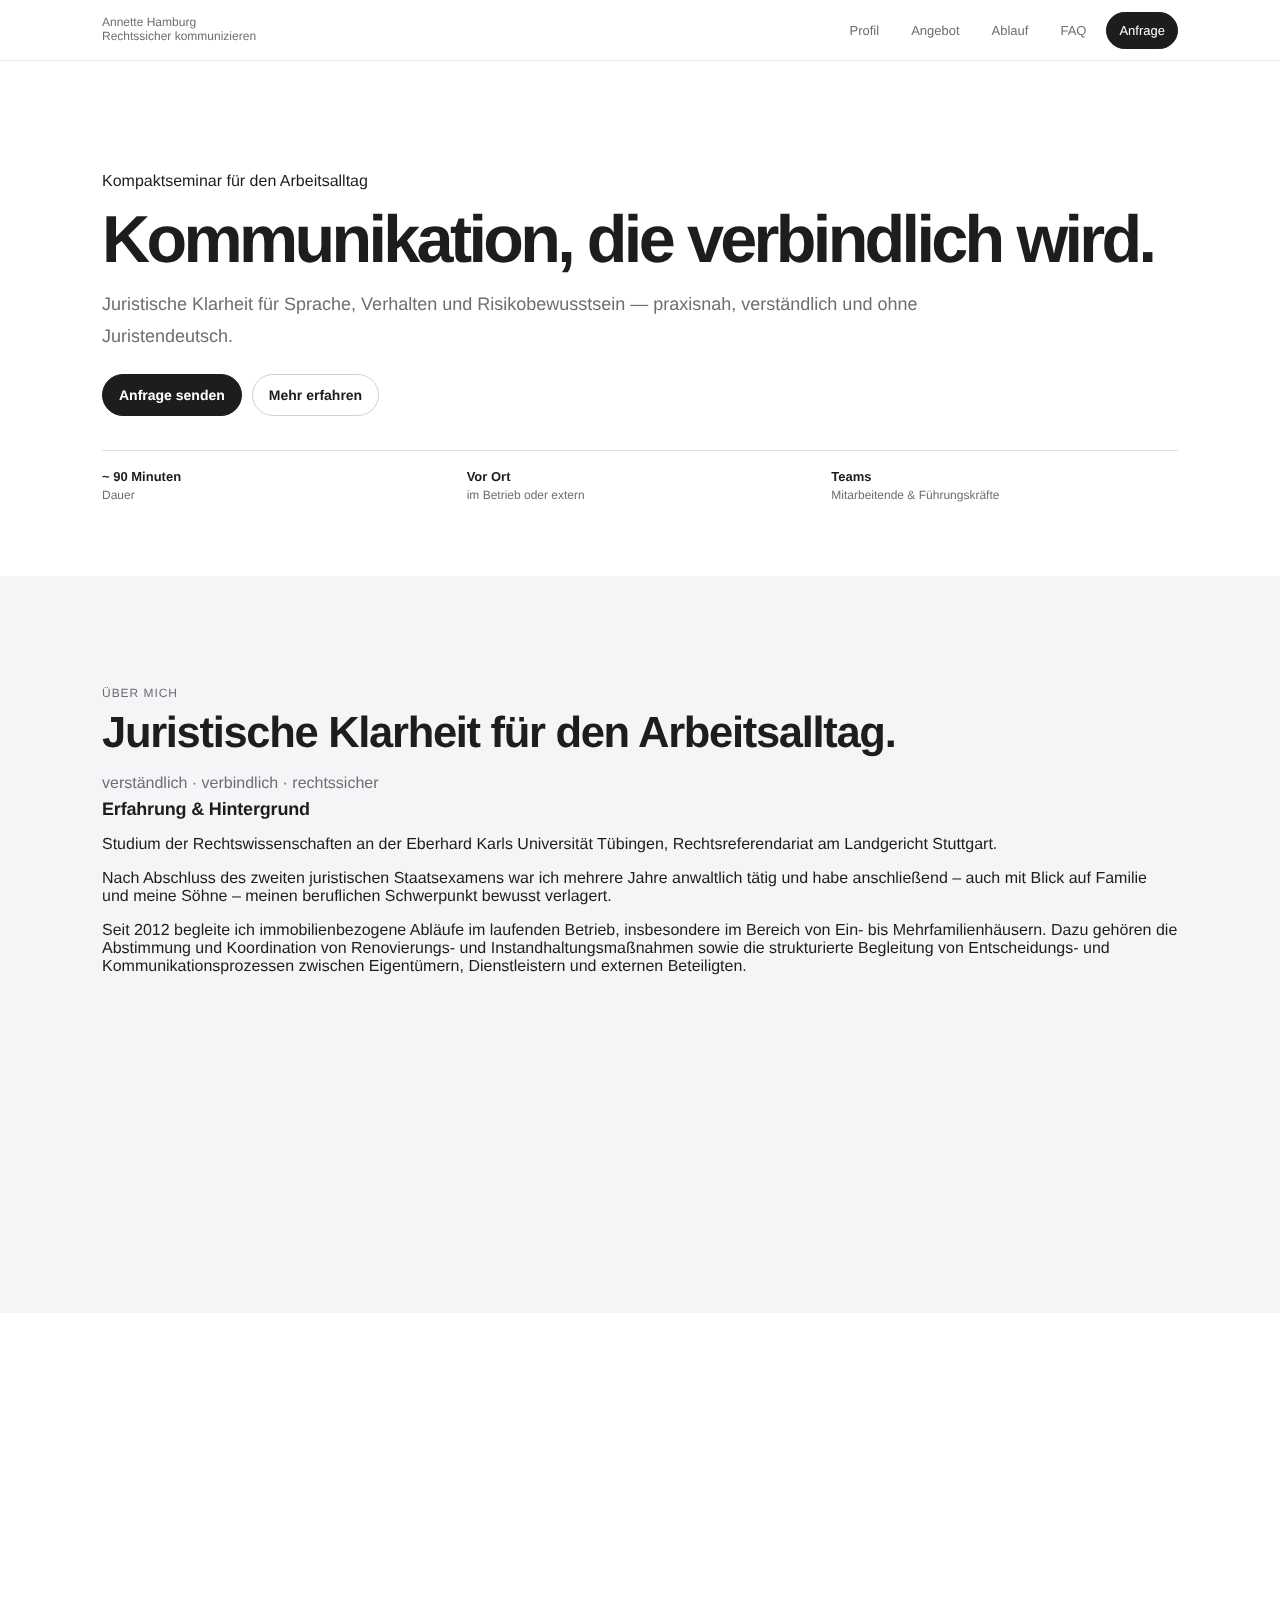
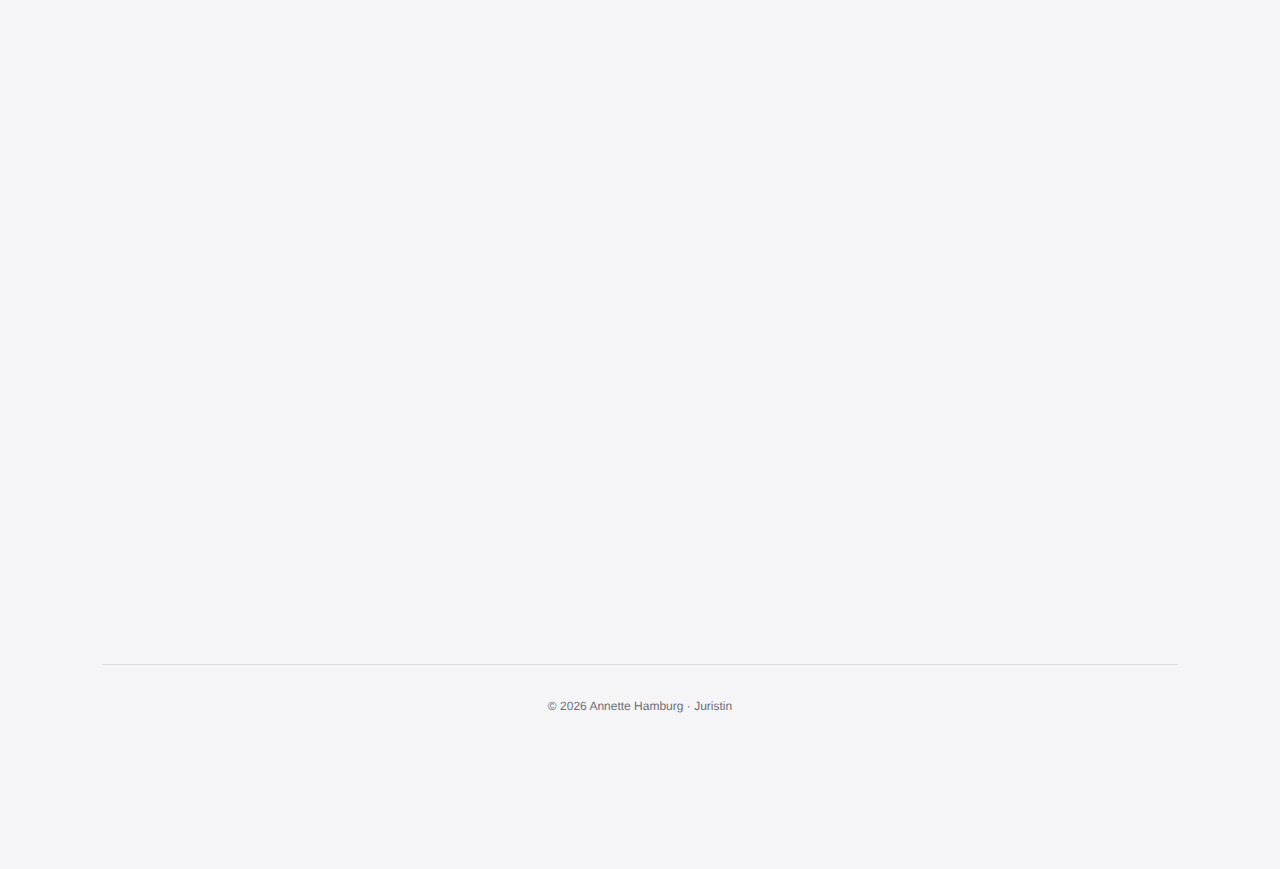
<file: index.html>
<!doctype html>
<html lang="de">
<head>
  <meta charset="utf-8">
  <meta name="viewport" content="width=device-width, initial-scale=1, viewport-fit=cover">
  <title>Annette Hamburg – Rechtssicher kommunizieren</title>
  <meta name="description" content="Kompaktseminar: Sensibilisierung für Sprache, Verhalten und Risikobewusstsein – verständlich, verbindlich, rechtssicher.">
  <link rel="stylesheet" href="style.css">
  <script src="script.js" defer></script>
</head>

<body>
  <!-- Mobile Menu -->
  <div class="overlay" data-close></div>

  <aside class="drawer" aria-label="Menü" aria-hidden="true">
    <div class="drawer__header">
      <div class="drawer__brand">
        <strong>Annette Hamburg</strong>
        <span>Rechtssicher kommunizieren</span>
      </div>
      <button class="iconbtn" data-close aria-label="Menü schließen">✕</button>
    </div>

    <nav class="drawer__nav" aria-label="Navigation">
      <a href="#start" data-nav>Start</a>
      <a href="#brand" data-nav>Profil</a>
      <a href="#angebot" data-nav>Angebot</a>
      <a href="#ablauf" data-nav>Ablauf</a>
      <a href="#faq" data-nav>FAQ</a>
      <a class="drawer__cta" href="#anfrage" data-nav>Anfrage</a>
    </nav>

    <div class="drawer__meta">verständlich · verbindlich · rechtssicher</div>
  </aside>

  <!-- Topbar -->
  <header class="topbar">
    <div class="wrap topbar__inner">
      <a class="brand" href="#start" aria-label="Zur Startsektion">
        <span class="brand__title">Annette Hamburg</span>
        <span class="brand__sub">Rechtssicher kommunizieren</span>
      </a>

      <nav class="nav" aria-label="Hauptnavigation">
        <a href="#brand">Profil</a>
        <a href="#angebot">Angebot</a>
        <a href="#ablauf">Ablauf</a>
        <a href="#faq">FAQ</a>
        <a class="nav__cta" href="#anfrage">Anfrage</a>
      </nav>

      <button class="hamburger" data-open aria-label="Menü öffnen">
        <span></span>
      </button>
    </div>
  </header>

  <!-- HERO -->
  <main id="start" class="hero section">
    <div class="wrap hero__wrap">
      <p class="eyebrow reveal">Kompaktseminar für den Arbeitsalltag</p>
      <h1 class="reveal">Kommunikation, die <span class="em">verbindlich</span> wird.</h1>
      <p class="lead reveal">
        Juristische Klarheit für Sprache, Verhalten und Risikobewusstsein —
        praxisnah, verständlich und ohne Juristendeutsch.
      </p>

      <div class="actions reveal">
        <a class="btn primary" href="#anfrage">Anfrage senden</a>
        <a class="btn ghost" href="#angebot">Mehr erfahren</a>
      </div>

      <div class="metrics reveal" aria-label="Kurzfakten">
        <div class="metric">
          <strong>~ 90 Minuten</strong>
          <span>Dauer</span>
        </div>
        <div class="metric">
          <strong>Vor Ort</strong>
          <span>im Betrieb oder extern</span>
        </div>
        <div class="metric">
          <strong>Teams</strong>
          <span>Mitarbeitende & Führungskräfte</span>
        </div>
      </div>
    </div>
  </main>

  <!-- BRAND / PROFIL -->
 <section id="brand" class="section alt">
  <div class="wrap">
    <header class="head reveal">
      <p class="kicker">Über mich</p>
      <h2>Juristische Klarheit für den Arbeitsalltag.</h2>
      <p class="text">verständlich · verbindlich · rechtssicher</p>
    </header>

    <div class="about">
      <div class="about__block reveal">
        <h3>Erfahrung & Hintergrund</h3>
        <div class="about__text">
          <p>
            Studium der Rechtswissenschaften an der Eberhard Karls Universität Tübingen,
            Rechtsreferendariat am Landgericht Stuttgart.
          </p>
          <p>
            Nach Abschluss des zweiten juristischen Staatsexamens war ich mehrere Jahre anwaltlich tätig
            und habe anschließend – auch mit Blick auf Familie und meine Söhne – meinen beruflichen
            Schwerpunkt bewusst verlagert.
          </p>
          <p>
            Seit 2012 begleite ich immobilienbezogene Abläufe im laufenden Betrieb, insbesondere im Bereich
            von Ein- bis Mehrfamilienhäusern. Dazu gehören die Abstimmung und Koordination von Renovierungs-
            und Instandhaltungsmaßnahmen sowie die strukturierte Begleitung von Entscheidungs- und
            Kommunikationsprozessen zwischen Eigentümern, Dienstleistern und externen Beteiligten.
          </p>
        </div>
      </div>

      <div class="about__block reveal">
        <h3>Warum Sensibilisierung statt Belehrung</h3>
        <div class="about__text">
          <p>
            In meiner Praxis hat sich immer wieder gezeigt: Die meisten Probleme entstehen nicht aus fehlendem
            Fachwissen, sondern aus alltäglicher Kommunikation – aus dem, was gesagt, gemeint oder nicht klar
            festgehalten wird.
          </p>
          <p>
            Genau hier setze ich an. Ich vermittle juristisches Denken praxisnah und verständlich – mit dem Ziel,
            Risiken frühzeitig zu erkennen und im Arbeitsalltag besser zu steuern, um Problemen, Mehrkosten und
            Haftungsfragen vorzubeugen.
          </p>
        </div>
      </div>

      <div class="about__note reveal">
        <p>
          Aus dieser langjährigen Praxis heraus habe ich das Kompaktseminar zur Sensibilisierung für Sprache,
          Verhalten und Risikobewusstsein entwickelt. Ziel ist es, durch klare Absprachen, verständliche
          Kommunikation und gegenseitigen Respekt Konflikte, Mehrkosten und Haftungsrisiken frühzeitig zu
          vermeiden und eine verlässliche Zusammenarbeit im Arbeitsalltag zu fördern.
        </p>
      </div>
    </div>
  </div>
</section>


  <!-- ANGEBOT -->
  <section id="angebot" class="section">
    <div class="wrap">
      <header class="head reveal">
        <p class="kicker">Angebot</p>
        <h2>Das Kompaktseminar.</h2>
        <p class="text">
          Kein juristischer Vortrag. Sondern kommunikative Leitplanken mit juristischer Klarheit –
          damit Zusagen, Absprachen und Entscheidungen im Alltag sicherer werden.
        </p>
      </header>

      <div class="cols3">
        <article class="col reveal">
          <h3>Verständlich</h3>
          <p>Ohne Paragrafenfokus. Mit klaren Beispielen und Sprache, die im Alltag funktioniert.</p>
        </article>
        <article class="col reveal">
          <h3>Verbindlich</h3>
          <p>Absprachen so treffen, dass sie eindeutig sind — inkl. Dokumentations-Standard.</p>
        </article>
        <article class="col reveal">
          <h3>Rechtssicher</h3>
          <p>Risiken früh erkennen: Missverständnisse, Mehrkosten, Eskalation, Haftung.</p>
        </article>
      </div>

      <div class="line"></div>

      <div class="specs reveal">
        <div class="spec">
          <strong>Dauer</strong><span>ca. 90 Minuten</span>
        </div>
        <div class="spec">
          <strong>Ort</strong><span>im Betrieb oder extern</span>
        </div>
        <div class="spec">
          <strong>Zielgruppe</strong><span>Mitarbeitende & Führungskräfte</span>
        </div>
        <div class="spec">
          <strong>Inhalt</strong><span>Sprache · Verhalten · Risiken</span>
        </div>
      </div>
    </div>
  </section>

  <!-- ABLAUF -->
  <section id="ablauf" class="section alt">
    <div class="wrap">
      <header class="head reveal">
        <p class="kicker">Ablauf</p>
        <h2>Strukturiert. Kompakt. Umsetzbar.</h2>
        <p class="text">
          Typischer Ablauf — auf Wunsch angepasst an Branche, Teamgröße und konkrete Situationen.
        </p>
      </header>

      <ol class="steps" aria-label="Ablauf-Schritte">
        <li class="step reveal">
          <div class="step__n">01</div>
          <div class="step__c">
            <h3>Stolperfallen im Alltag</h3>
            <p>Wo Kommunikation kippt – und warum daraus Risiken entstehen.</p>
          </div>
        </li>
        <li class="step reveal">
          <div class="step__n">02</div>
          <div class="step__c">
            <h3>Sprache & Wirkung</h3>
            <p>Was Zusagen auslösen können – und wie man klar und sicher formuliert.</p>
          </div>
        </li>
        <li class="step reveal">
          <div class="step__n">03</div>
          <div class="step__c">
            <h3>Absprachen & Dokumentation</h3>
            <p>Einfacher Rahmen: was schriftlich, was mündlich, was sofort festhalten.</p>
          </div>
        </li>
        <li class="step reveal">
          <div class="step__n">04</div>
          <div class="step__c">
            <h3>Praxisfälle & Transfer</h3>
            <p>Kurze Übungen + konkrete Do’s & Don’ts, die direkt nutzbar sind.</p>
          </div>
        </li>
      </ol>
    </div>
  </section>

  <!-- FAQ -->
  <section id="faq" class="section">
    <div class="wrap">
      <header class="head reveal">
        <p class="kicker">FAQ</p>
        <h2>Häufige Fragen.</h2>
        <p class="text">Klick zum Aufklappen.</p>
      </header>

      <div class="faq" aria-label="FAQ">
        <button class="faq__q reveal" type="button" data-acc>
          <span>Wie lange dauert das Seminar?</span><em>+</em>
        </button>
        <div class="faq__a">
          <p>In der Regel ca. 90 Minuten. Auf Wunsch kann das Format erweitert werden.</p>
        </div>

        <button class="faq__q reveal" type="button" data-acc>
          <span>Findet das Seminar bei uns im Betrieb statt?</span><em>+</em>
        </button>
        <div class="faq__a">
          <p>Ja – vor Ort oder extern. Wir stimmen das passend zu eurer Situation ab.</p>
        </div>

        <button class="faq__q reveal" type="button" data-acc>
          <span>Ist das eher Recht oder eher Kommunikation?</span><em>+</em>
        </button>
        <div class="faq__a">
          <p>Kommunikation mit juristischer Klarheit: praxisnah, konkret, ohne Paragrafen-Vortrag.</p>
        </div>
      </div>
    </div>
  </section>

  <!-- ANFRAGE -->
  <section id="anfrage" class="section alt">
    <div class="wrap">
      <header class="head reveal">
        <p class="kicker">Anfrage</p>
        <h2>Kontakt.</h2>
        <p class="text">Schick kurz die Eckdaten – ich melde mich zeitnah zurück.</p>
      </header>

      <div class="contactgrid">
        <form class="form reveal" id="contactForm"
              action="https://formspree.io/f/DEIN_FORM_ID"
              method="POST">
          <div class="row2">
            <label>
              Name
              <input name="name" required placeholder="Vor- und Nachname">
            </label>
            <label>
              E-Mail
              <input type="email" name="email" required placeholder="name@firma.de">
            </label>
          </div>

          <label>
            Unternehmen (optional)
            <input name="company" placeholder="Firma / Organisation">
          </label>

          <label>
            Ort / Wunschtermin (optional)
            <input name="whenwhere" placeholder="z.B. KW 40 · Stuttgart">
          </label>

          <label>
            Nachricht
            <textarea name="message" placeholder="Teilnehmerzahl, Branche, Ziele…"></textarea>
          </label>

          <button class="btn primary" type="submit">Anfrage senden</button>
          <p class="small muted">
            Für echten Versand: Formspree-ID eintragen. (Bis dahin wird nichts gesendet.)
          </p>
        </form>

        <aside class="contactbox reveal" aria-label="Kontaktdaten">
          <div class="contactbox__row">
            <strong>E-Mail</strong><span>name@domain.de</span>
          </div>
          <div class="contactbox__row">
            <strong>Telefon</strong><span>+49 …</span>
          </div>
          <div class="contactbox__row">
            <strong>Ort</strong><span>…</span>
          </div>

          <div class="line"></div>

          <a class="btn ghost" href="#start">Nach oben</a>
        </aside>
      </div>

      <footer class="footer">
        © <span id="year"></span> Annette Hamburg · Juristin
      </footer>
    </div>
  </section>

  <script>
    document.getElementById("year").textContent = new Date().getFullYear();
  </script>
</body>
</html>
</file>
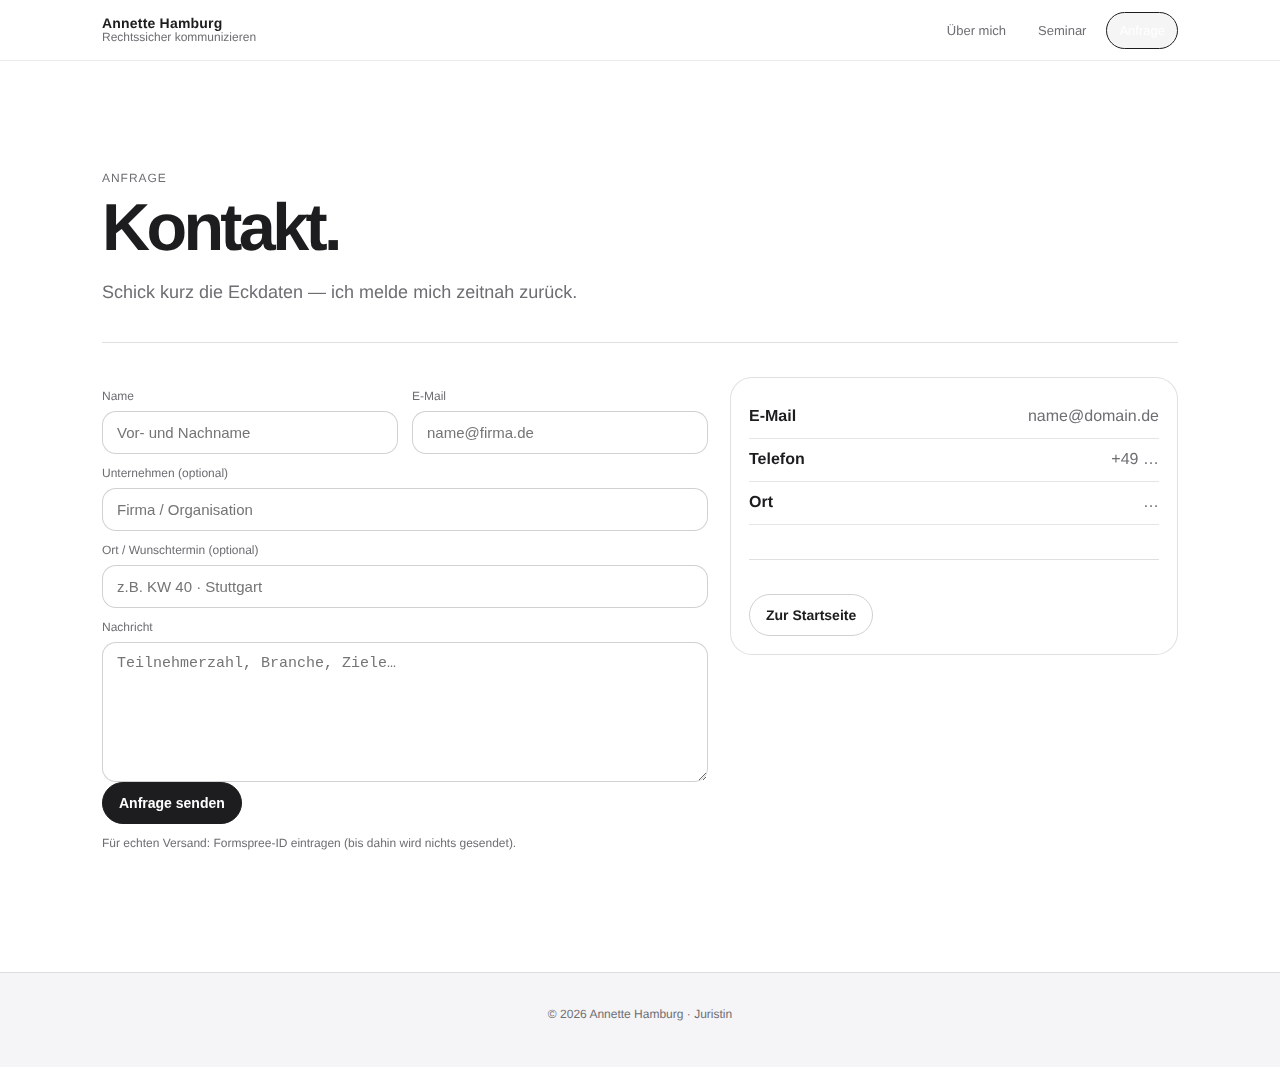
<file: kontakt.html>
<!doctype html>
<html lang="de">
<head>
  <meta charset="utf-8">
  <meta name="viewport" content="width=device-width, initial-scale=1, viewport-fit=cover">
  <title>Anfrage – Annette Hamburg</title>
  <link rel="stylesheet" href="./style.css">
  <script src="./script.js" defer></script>
</head>
<body>

  <div class="overlay" data-close></div>
  <aside class="drawer" aria-label="Menü" aria-hidden="true">
    <div class="drawer__header">
      <div class="drawer__brand">
        <strong>Annette Hamburg</strong>
        <span>Rechtssicher kommunizieren</span>
      </div>
      <button class="iconbtn" data-close aria-label="Menü schließen">✕</button>
    </div>
    <nav class="drawer__nav">
      <a href="./index.html" data-close>Start</a>
      <a href="./ueber-mich.html" data-close>Über mich</a>
      <a href="./seminar.html" data-close>Seminar</a>
      <a class="drawer__cta" href="./kontakt.html" data-close aria-current="page">Anfrage</a>
    </nav>
    <div class="drawer__meta">verständlich · verbindlich · rechtssicher</div>
  </aside>

  <header class="topbar">
    <div class="wrap topbar__inner">
      <a class="brand" href="./index.html">
        <strong>Annette Hamburg</strong>
        <span>Rechtssicher kommunizieren</span>
      </a>

      <nav class="nav">
        <a href="./ueber-mich.html">Über mich</a>
        <a href="./seminar.html">Seminar</a>
        <a class="nav__cta" href="./kontakt.html" aria-current="page">Anfrage</a>
      </nav>

      <button class="hamburger" data-open aria-label="Menü öffnen"><span></span></button>
    </div>
  </header>

  <section class="section">
    <div class="wrap">
      <p class="kicker reveal">Anfrage</p>
      <h1 class="reveal">Kontakt.</h1>
      <p class="lead reveal">Schick kurz die Eckdaten — ich melde mich zeitnah zurück.</p>

      <div class="rule"></div>

      <div class="contactgrid">
        <form class="form reveal" id="contactForm"
              action="https://formspree.io/f/DEIN_FORM_ID"
              method="POST">
          <div class="row2">
            <label>
              Name
              <input name="name" required placeholder="Vor- und Nachname">
            </label>
            <label>
              E-Mail
              <input type="email" name="email" required placeholder="name@firma.de">
            </label>
          </div>

          <label>
            Unternehmen (optional)
            <input name="company" placeholder="Firma / Organisation">
          </label>

          <label>
            Ort / Wunschtermin (optional)
            <input name="whenwhere" placeholder="z.B. KW 40 · Stuttgart">
          </label>

          <label>
            Nachricht
            <textarea name="message" placeholder="Teilnehmerzahl, Branche, Ziele…"></textarea>
          </label>

          <button class="btn primary" type="submit">Anfrage senden</button>
          <p class="small muted">Für echten Versand: Formspree-ID eintragen (bis dahin wird nichts gesendet).</p>
        </form>

        <aside class="contactbox reveal">
          <div class="contactbox__row"><strong>E-Mail</strong><span>name@domain.de</span></div>
          <div class="contactbox__row"><strong>Telefon</strong><span>+49 …</span></div>
          <div class="contactbox__row"><strong>Ort</strong><span>…</span></div>
          <div class="rule"></div>
          <a class="btn ghost" href="./index.html">Zur Startseite</a>
        </aside>
      </div>
    </div>
  </section>

  <footer class="footer">
    © <span id="year"></span> Annette Hamburg · Juristin
  </footer>
  <script>document.getElementById("year").textContent = new Date().getFullYear();</script>

</body>
</html>
</file>
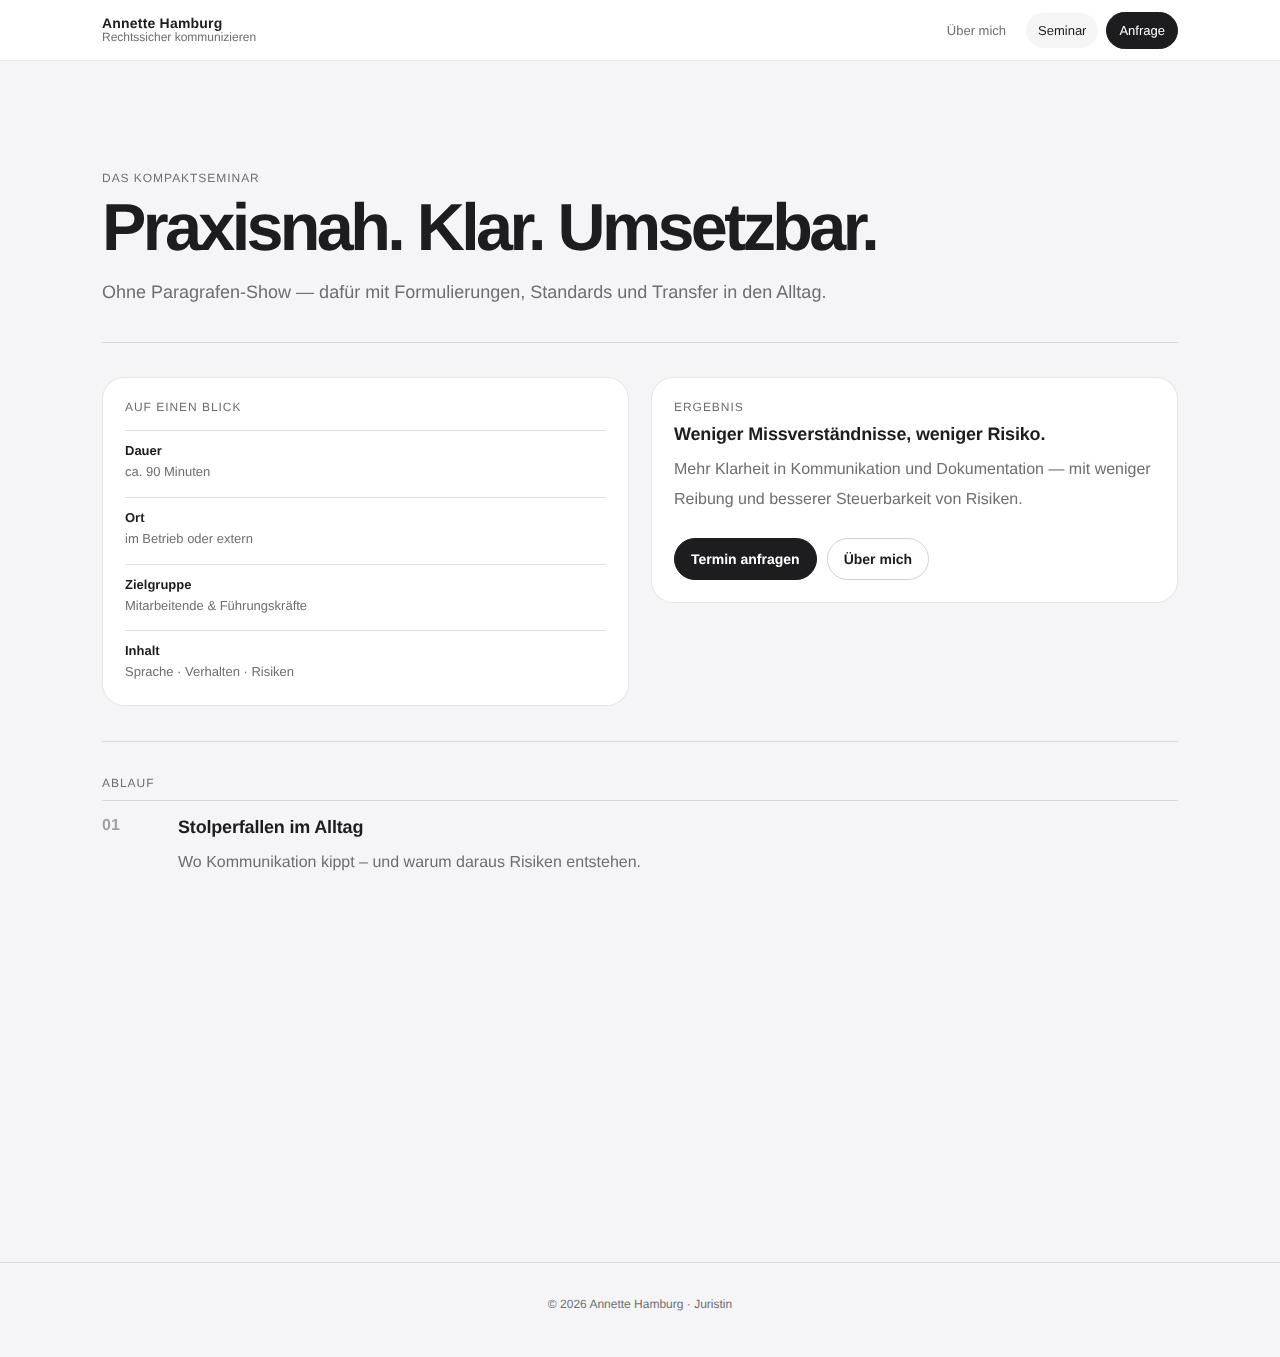
<file: seminar.html>
<!doctype html>
<html lang="de">
<head>
  <meta charset="utf-8">
  <meta name="viewport" content="width=device-width, initial-scale=1, viewport-fit=cover">
  <title>Seminar – Annette Hamburg</title>
  <link rel="stylesheet" href="./style.css">
  <script src="./script.js" defer></script>
</head>
<body>

  <div class="overlay" data-close></div>
  <aside class="drawer" aria-label="Menü" aria-hidden="true">
    <div class="drawer__header">
      <div class="drawer__brand">
        <strong>Annette Hamburg</strong>
        <span>Rechtssicher kommunizieren</span>
      </div>
      <button class="iconbtn" data-close aria-label="Menü schließen">✕</button>
    </div>
    <nav class="drawer__nav">
      <a href="./index.html" data-close>Start</a>
      <a href="./ueber-mich.html" data-close>Über mich</a>
      <a href="./seminar.html" data-close aria-current="page">Seminar</a>
      <a class="drawer__cta" href="./kontakt.html" data-close>Anfrage</a>
    </nav>
    <div class="drawer__meta">verständlich · verbindlich · rechtssicher</div>
  </aside>

  <header class="topbar">
    <div class="wrap topbar__inner">
      <a class="brand" href="./index.html">
        <strong>Annette Hamburg</strong>
        <span>Rechtssicher kommunizieren</span>
      </a>

      <nav class="nav">
        <a href="./ueber-mich.html">Über mich</a>
        <a href="./seminar.html" aria-current="page">Seminar</a>
        <a class="nav__cta" href="./kontakt.html">Anfrage</a>
      </nav>

      <button class="hamburger" data-open aria-label="Menü öffnen"><span></span></button>
    </div>
  </header>

  <section class="section alt">
    <div class="wrap">
      <p class="kicker reveal">Das Kompaktseminar</p>
      <h1 class="reveal">Praxisnah. Klar. Umsetzbar.</h1>
      <p class="lead reveal">Ohne Paragrafen-Show — dafür mit Formulierungen, Standards und Transfer in den Alltag.</p>

      <div class="rule"></div>

      <div class="grid2">
        <div class="card reveal">
          <p class="kicker">Auf einen Blick</p>
          <div class="bullets">
            <div class="bullet"><strong>Dauer</strong><span>ca. 90 Minuten</span></div>
            <div class="bullet"><strong>Ort</strong><span>im Betrieb oder extern</span></div>
            <div class="bullet"><strong>Zielgruppe</strong><span>Mitarbeitende & Führungskräfte</span></div>
            <div class="bullet"><strong>Inhalt</strong><span>Sprache · Verhalten · Risiken</span></div>
          </div>
        </div>

        <div class="card reveal">
          <p class="kicker">Ergebnis</p>
          <h3>Weniger Missverständnisse, weniger Risiko.</h3>
          <p class="text">Mehr Klarheit in Kommunikation und Dokumentation — mit weniger Reibung und besserer Steuerbarkeit von Risiken.</p>
          <div class="actions">
            <a class="btn primary" href="./kontakt.html">Termin anfragen</a>
            <a class="btn ghost" href="./ueber-mich.html">Über mich</a>
          </div>
        </div>
      </div>

      <div class="rule"></div>

      <p class="kicker reveal">Ablauf</p>
      <ol class="steps" aria-label="Ablauf">
        <li class="step reveal"><div class="step__n">01</div><div class="step__c"><h3>Stolperfallen im Alltag</h3><p>Wo Kommunikation kippt – und warum daraus Risiken entstehen.</p></div></li>
        <li class="step reveal"><div class="step__n">02</div><div class="step__c"><h3>Sprache & Wirkung</h3><p>Was Zusagen auslösen – und wie man klar und sicher formuliert.</p></div></li>
        <li class="step reveal"><div class="step__n">03</div><div class="step__c"><h3>Absprachen & Dokumentation</h3><p>Ein Rahmen, der im Alltag funktioniert – ohne Aufwand.</p></div></li>
        <li class="step reveal"><div class="step__n">04</div><div class="step__c"><h3>Praxisfälle & Transfer</h3><p>Do’s & Don’ts, die sofort nutzbar sind.</p></div></li>
      </ol>
    </div>
  </section>

  <footer class="footer">
    © <span id="year"></span> Annette Hamburg · Juristin
  </footer>
  <script>document.getElementById("year").textContent = new Date().getFullYear();</script>

</body>
</html>
</file>
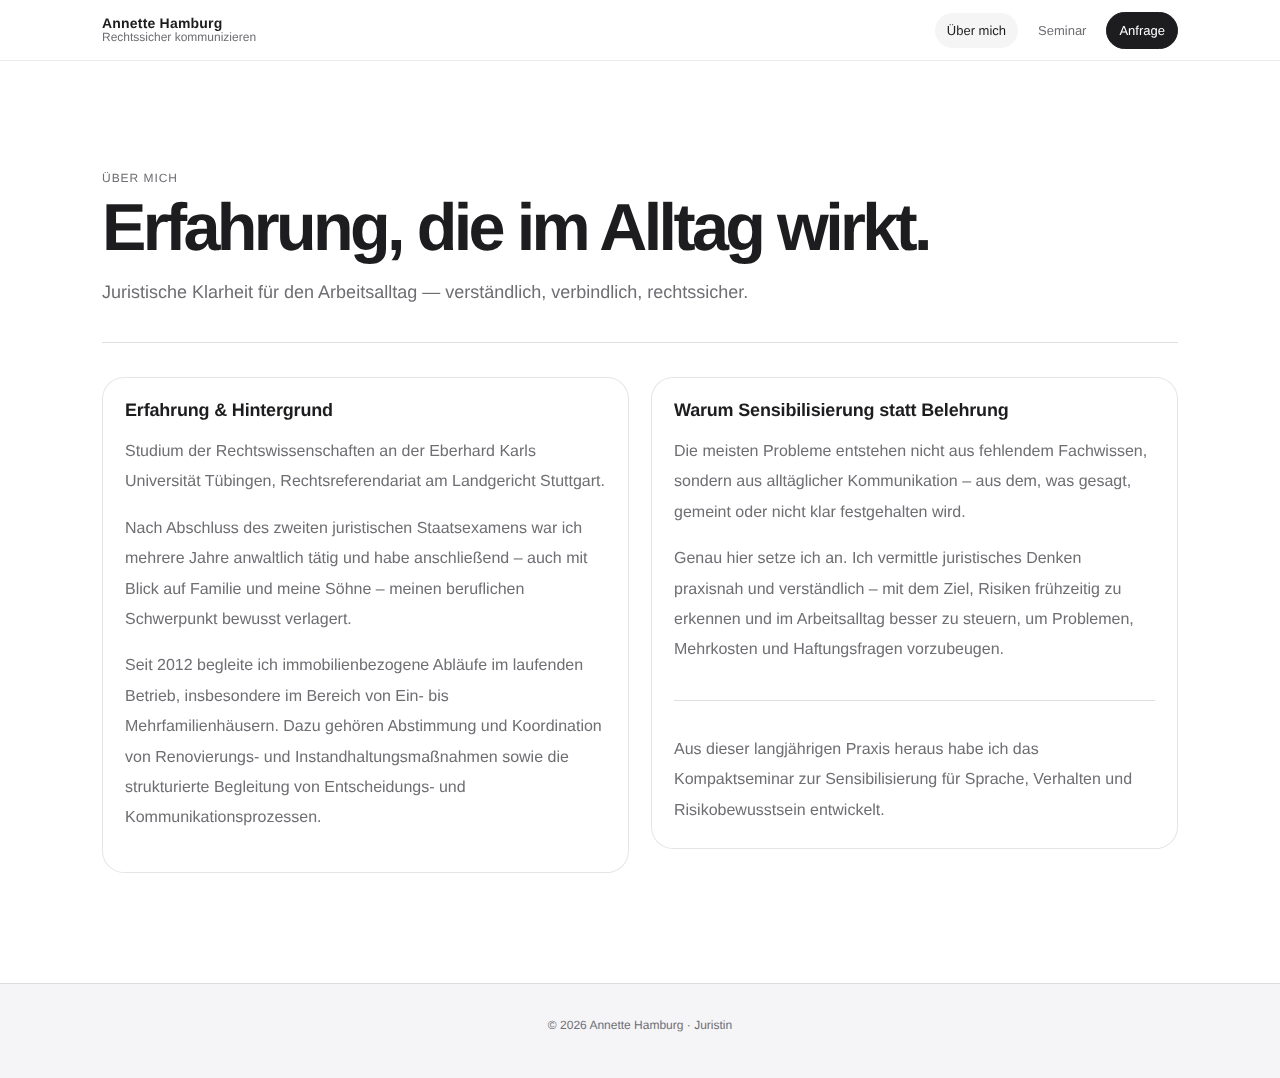
<file: ueber-mich.html>
<!doctype html>
<html lang="de">
<head>
  <meta charset="utf-8">
  <meta name="viewport" content="width=device-width, initial-scale=1, viewport-fit=cover">
  <title>Über mich – Annette Hamburg</title>
  <link rel="stylesheet" href="./style.css">
  <script src="./script.js" defer></script>
</head>
<body>

  <div class="overlay" data-close></div>
  <aside class="drawer" aria-label="Menü" aria-hidden="true">
    <div class="drawer__header">
      <div class="drawer__brand">
        <strong>Annette Hamburg</strong>
        <span>Rechtssicher kommunizieren</span>
      </div>
      <button class="iconbtn" data-close aria-label="Menü schließen">✕</button>
    </div>
    <nav class="drawer__nav">
      <a href="./index.html" data-close>Start</a>
      <a href="./ueber-mich.html" data-close aria-current="page">Über mich</a>
      <a href="./seminar.html" data-close>Seminar</a>
      <a class="drawer__cta" href="./kontakt.html" data-close>Anfrage</a>
    </nav>
    <div class="drawer__meta">verständlich · verbindlich · rechtssicher</div>
  </aside>

  <header class="topbar">
    <div class="wrap topbar__inner">
      <a class="brand" href="./index.html">
        <strong>Annette Hamburg</strong>
        <span>Rechtssicher kommunizieren</span>
      </a>

      <nav class="nav">
        <a href="./ueber-mich.html" aria-current="page">Über mich</a>
        <a href="./seminar.html">Seminar</a>
        <a class="nav__cta" href="./kontakt.html">Anfrage</a>
      </nav>

      <button class="hamburger" data-open aria-label="Menü öffnen"><span></span></button>
    </div>
  </header>

  <section class="section">
    <div class="wrap">
      <p class="kicker reveal">Über mich</p>
      <h1 class="reveal">Erfahrung, die im Alltag wirkt.</h1>
      <p class="lead reveal">Juristische Klarheit für den Arbeitsalltag — verständlich, verbindlich, rechtssicher.</p>

      <div class="rule"></div>

      <div class="grid2">
        <div class="card reveal">
          <h3>Erfahrung & Hintergrund</h3>
          <div class="text">
            <p>Studium der Rechtswissenschaften an der Eberhard Karls Universität Tübingen, Rechtsreferendariat am Landgericht Stuttgart.</p>
            <p>Nach Abschluss des zweiten juristischen Staatsexamens war ich mehrere Jahre anwaltlich tätig und habe anschließend – auch mit Blick auf Familie und meine Söhne – meinen beruflichen Schwerpunkt bewusst verlagert.</p>
            <p>Seit 2012 begleite ich immobilienbezogene Abläufe im laufenden Betrieb, insbesondere im Bereich von Ein- bis Mehrfamilienhäusern. Dazu gehören Abstimmung und Koordination von Renovierungs- und Instandhaltungsmaßnahmen sowie die strukturierte Begleitung von Entscheidungs- und Kommunikationsprozessen.</p>
          </div>
        </div>

        <div class="card reveal">
          <h3>Warum Sensibilisierung statt Belehrung</h3>
          <div class="text">
            <p>Die meisten Probleme entstehen nicht aus fehlendem Fachwissen, sondern aus alltäglicher Kommunikation – aus dem, was gesagt, gemeint oder nicht klar festgehalten wird.</p>
            <p>Genau hier setze ich an. Ich vermittle juristisches Denken praxisnah und verständlich – mit dem Ziel, Risiken frühzeitig zu erkennen und im Arbeitsalltag besser zu steuern, um Problemen, Mehrkosten und Haftungsfragen vorzubeugen.</p>
          </div>

          <div class="rule"></div>

          <p class="text">
            Aus dieser langjährigen Praxis heraus habe ich das Kompaktseminar zur Sensibilisierung für Sprache, Verhalten und Risikobewusstsein entwickelt.
          </p>
        </div>
      </div>
    </div>
  </section>

  <footer class="footer">
    © <span id="year"></span> Annette Hamburg · Juristin
  </footer>
  <script>document.getElementById("year").textContent = new Date().getFullYear();</script>

</body>
</html>
</file>
<file: style.css>
:root{
  --bg:#ffffff;
  --alt:#f5f5f7;
  --text:#1d1d1f;
  --muted:#6e6e73;
  --line:rgba(0,0,0,.12);
  --line2:rgba(0,0,0,.08);
  --radius:22px;
  --max:1120px;
}

*{box-sizing:border-box}
html{scroll-behavior:smooth}
body{
  margin:0;
  font-family:-apple-system,BlinkMacSystemFont,"SF Pro Text","SF Pro Display",
               "Segoe UI",Roboto,Helvetica,Arial,sans-serif;
  color:var(--text);
  background:var(--bg);
  -webkit-font-smoothing: antialiased;
  text-rendering: geometricPrecision;
}

a{color:inherit;text-decoration:none}
.wrap{max-width:var(--max); margin:0 auto; padding:0 22px}
.section{padding:110px 0}
.alt{background:var(--alt)}
.muted{color:var(--muted)}
.kicker{
  font-size:12px; letter-spacing:.08em; text-transform:uppercase;
  color:var(--muted); margin:0 0 10px;
}
h1{
  font-size:clamp(44px,5.2vw,82px);
  letter-spacing:-0.055em; line-height:1.02;
  margin:0 0 14px;
}
h2{
  font-size:clamp(30px,3.4vw,46px);
  letter-spacing:-0.03em; line-height:1.08;
  margin:0 0 12px;
}
h3{font-size:18px; letter-spacing:-0.01em; margin:0 0 10px}
.lead{font-size:18px; line-height:1.75; color:var(--muted); max-width:820px; margin:0}
.text{font-size:16px; line-height:1.9; color:var(--muted); max-width:900px; margin:0}

/* Topbar */
.topbar{
  position:sticky; top:0; z-index:50;
  background:rgba(255,255,255,.86);
  -webkit-backdrop-filter: blur(18px);
  backdrop-filter: blur(18px);
  border-bottom:1px solid rgba(0,0,0,.08);
}
.topbar__inner{
  height:60px;
  display:flex; align-items:center; justify-content:space-between;
  gap:14px;
}
.brand{display:flex; flex-direction:column; line-height:1.15}
.brand strong{font-size:14px; font-weight:700; letter-spacing:.2px}
.brand span{font-size:12px; color:var(--muted)}
.nav{display:flex; gap:8px; align-items:center}
.nav a{
  font-size:13px; color:var(--muted);
  padding:10px 12px; border-radius:999px;
}
.nav a:hover{background:rgba(0,0,0,.04); color:var(--text)}
.nav a[aria-current="page"]{color:var(--text); background:rgba(0,0,0,.04)}
.nav__cta{
  background:var(--text); color:#fff !important;
  border:1px solid var(--text);
}
.nav__cta:hover{background:#000}

/* Mobile menu */
.hamburger{
  width:42px; height:42px;
  border-radius:14px;
  border:1px solid rgba(0,0,0,.10);
  background:#fff;
  display:grid; place-items:center;
  cursor:pointer;
}
.hamburger span{width:18px; height:2px; background:var(--text); position:relative; display:block}
.hamburger span::before,.hamburger span::after{
  content:""; width:18px; height:2px; background:var(--text); position:absolute; left:0;
}
.hamburger span::before{top:-6px}
.hamburger span::after{top:6px}

.overlay{
  position:fixed; inset:0;
  background:rgba(0,0,0,.30);
  opacity:0; pointer-events:none;
  transition: opacity .18s ease;
  z-index:60;
}
.drawer{
  position:fixed; top:0; right:0; height:100vh;
  width:min(380px, 86vw);
  background:rgba(255,255,255,.92);
  -webkit-backdrop-filter: blur(18px);
  backdrop-filter: blur(18px);
  border-left:1px solid rgba(0,0,0,.10);
  transform: translateX(105%);
  transition: transform .22s cubic-bezier(.2,.8,.2,1);
  z-index:70;
  padding:18px;
  display:flex; flex-direction:column; gap:12px;
}
.drawer__header{
  display:flex; align-items:center; justify-content:space-between;
  padding:10px 6px 14px;
  border-bottom:1px solid rgba(0,0,0,.10);
}
.drawer__brand strong{display:block; font-size:14px}
.drawer__brand span{display:block; font-size:12px; color:var(--muted)}
.drawer__nav{display:grid; gap:6px; margin-top:8px}
.drawer__nav a{
  padding:14px 12px;
  border-radius:16px;
  font-weight:650;
}
.drawer__nav a:hover{background:rgba(0,0,0,.05)}
.drawer__cta{margin-top:6px; background:var(--text); color:#fff}
.drawer__meta{
  margin-top:auto;
  color:var(--muted); font-size:12px;
  padding-top:14px;
  border-top:1px solid rgba(0,0,0,.10);
}
.iconbtn{
  width:42px; height:42px;
  border-radius:14px;
  border:1px solid rgba(0,0,0,.10);
  background:#fff;
  cursor:pointer;
}
body.menu-open .overlay{opacity:1; pointer-events:auto}
body.menu-open .drawer{transform: translateX(0%)}

/* Full-bleed logo intro */
.intro{
  background:#fff;
  border-bottom:1px solid rgba(0,0,0,.08);
}
.intro__inner{
  max-width:1400px;
  margin:0 auto;
  padding: 34px 16px 18px;
}
.intro img{
  width:100%;
  height:auto;
  display:block;
}

/* Hero */
.hero{padding:96px 0 74px}
.actions{display:flex; gap:10px; flex-wrap:wrap; margin-top:22px}
.btn{
  display:inline-flex; align-items:center; justify-content:center;
  padding:12px 16px;
  border-radius:999px;
  border:1px solid rgba(0,0,0,.18);
  background:#fff;
  font-weight:700; font-size:14px;
  cursor:pointer;
  transition: transform .15s ease, background .15s ease;
}
.btn:hover{transform: translateY(-1px); background:rgba(0,0,0,.03)}
.btn.primary{background:var(--text); border-color:var(--text); color:#fff}
.btn.primary:hover{background:#000}
.btn.ghost{background:transparent}

.metrics{
  margin-top:34px;
  display:grid;
  grid-template-columns: repeat(3, minmax(0,1fr));
  gap:18px;
  border-top:1px solid rgba(0,0,0,.12);
  padding-top:18px;
}
.metric strong{display:block; font-size:13px}
.metric span{display:block; font-size:12px; color:var(--muted); margin-top:4px}

/* “Apple-like” content blocks */
.grid2{display:grid; grid-template-columns: 1fr 1fr; gap:22px; align-items:start}
.card{
  background:#fff;
  border:1px solid rgba(0,0,0,.10);
  border-radius: var(--radius);
  padding:22px;
}
.rule{height:1px; background:rgba(0,0,0,.12); margin:34px 0}

.bullets{display:grid; gap:14px; margin-top:16px}
.bullet{border-top:1px solid rgba(0,0,0,.12); padding-top:12px}
.bullet strong{display:block; font-size:13px}
.bullet span{display:block; color:var(--muted); margin-top:4px; font-size:13px; line-height:1.6}

/* Timeline */
.steps{list-style:none; margin:0; padding:0; display:grid; gap:14px}
.step{
  display:grid; grid-template-columns: 60px 1fr; gap:16px;
  border-top:1px solid rgba(0,0,0,.12);
  padding-top:16px;
}
.step__n{color:rgba(0,0,0,.35); font-weight:700}
.step__c p{margin:6px 0 0; color:var(--muted); line-height:1.85}

/* FAQ */
.faq{display:grid}
.faq__q{
  width:100%; text-align:left;
  display:flex; justify-content:space-between; align-items:center;
  padding:18px 0;
  background:transparent;
  border:0;
  border-bottom:1px solid rgba(0,0,0,.12);
  cursor:pointer;
  font-weight:700;
}
.faq__q em{font-style:normal; color:rgba(0,0,0,.45); font-size:18px}
.faq__a{max-height:0; overflow:hidden; transition:max-height .25s ease}
.faq__a p{margin:0; padding:12px 0 18px; color:var(--muted); line-height:1.85}
.faq__q.is-open + .faq__a{max-height:240px}

/* Contact */
.contactgrid{display:grid; grid-template-columns: 1.15fr .85fr; gap:22px; align-items:start}
.form label{display:grid; gap:8px; font-size:12px; color:var(--muted); margin-top:12px}
.form input,.form textarea{
  padding:12px 14px;
  border-radius:14px;
  border:1px solid rgba(0,0,0,.18);
  background:#fff;
  font-size:15px;
  color:var(--text);
}
.form textarea{min-height:140px; resize:vertical}
.row2{display:grid; grid-template-columns:1fr 1fr; gap:14px}
.small{font-size:12px}

.contactbox{
  border:1px solid rgba(0,0,0,.12);
  border-radius: var(--radius);
  padding:18px;
  background:#fff;
}
.contactbox__row{
  display:flex; justify-content:space-between; gap:14px;
  padding:12px 0;
  border-bottom:1px solid rgba(0,0,0,.10);
}
.contactbox__row:last-child{border-bottom:0}
.contactbox span{color:var(--muted)}

.footer{
  padding:34px 0 46px;
  text-align:center;
  color:var(--muted);
  font-size:12px;
  border-top:1px solid rgba(0,0,0,.10);
  background: var(--alt);
}

/* Reveal */
.reveal{
  opacity:0;
  transform: translateY(10px);
  transition: opacity .7s ease, transform .7s ease;
  will-change: opacity, transform;
}
.reveal.is-visible{opacity:1; transform: translateY(0)}

/* Responsive */
@media (max-width: 980px){
  .nav{display:none}
  .grid2{grid-template-columns:1fr}
  .metrics{grid-template-columns:1fr}
  .contactgrid{grid-template-columns:1fr}
  .section{padding:86px 0}
}
@media (min-width: 981px){
  .hamburger{display:none}
}
@media (max-width: 520px){
  .row2{grid-template-columns:1fr}
  .intro__inner{padding: 22px 10px 12px}
}
</file>
